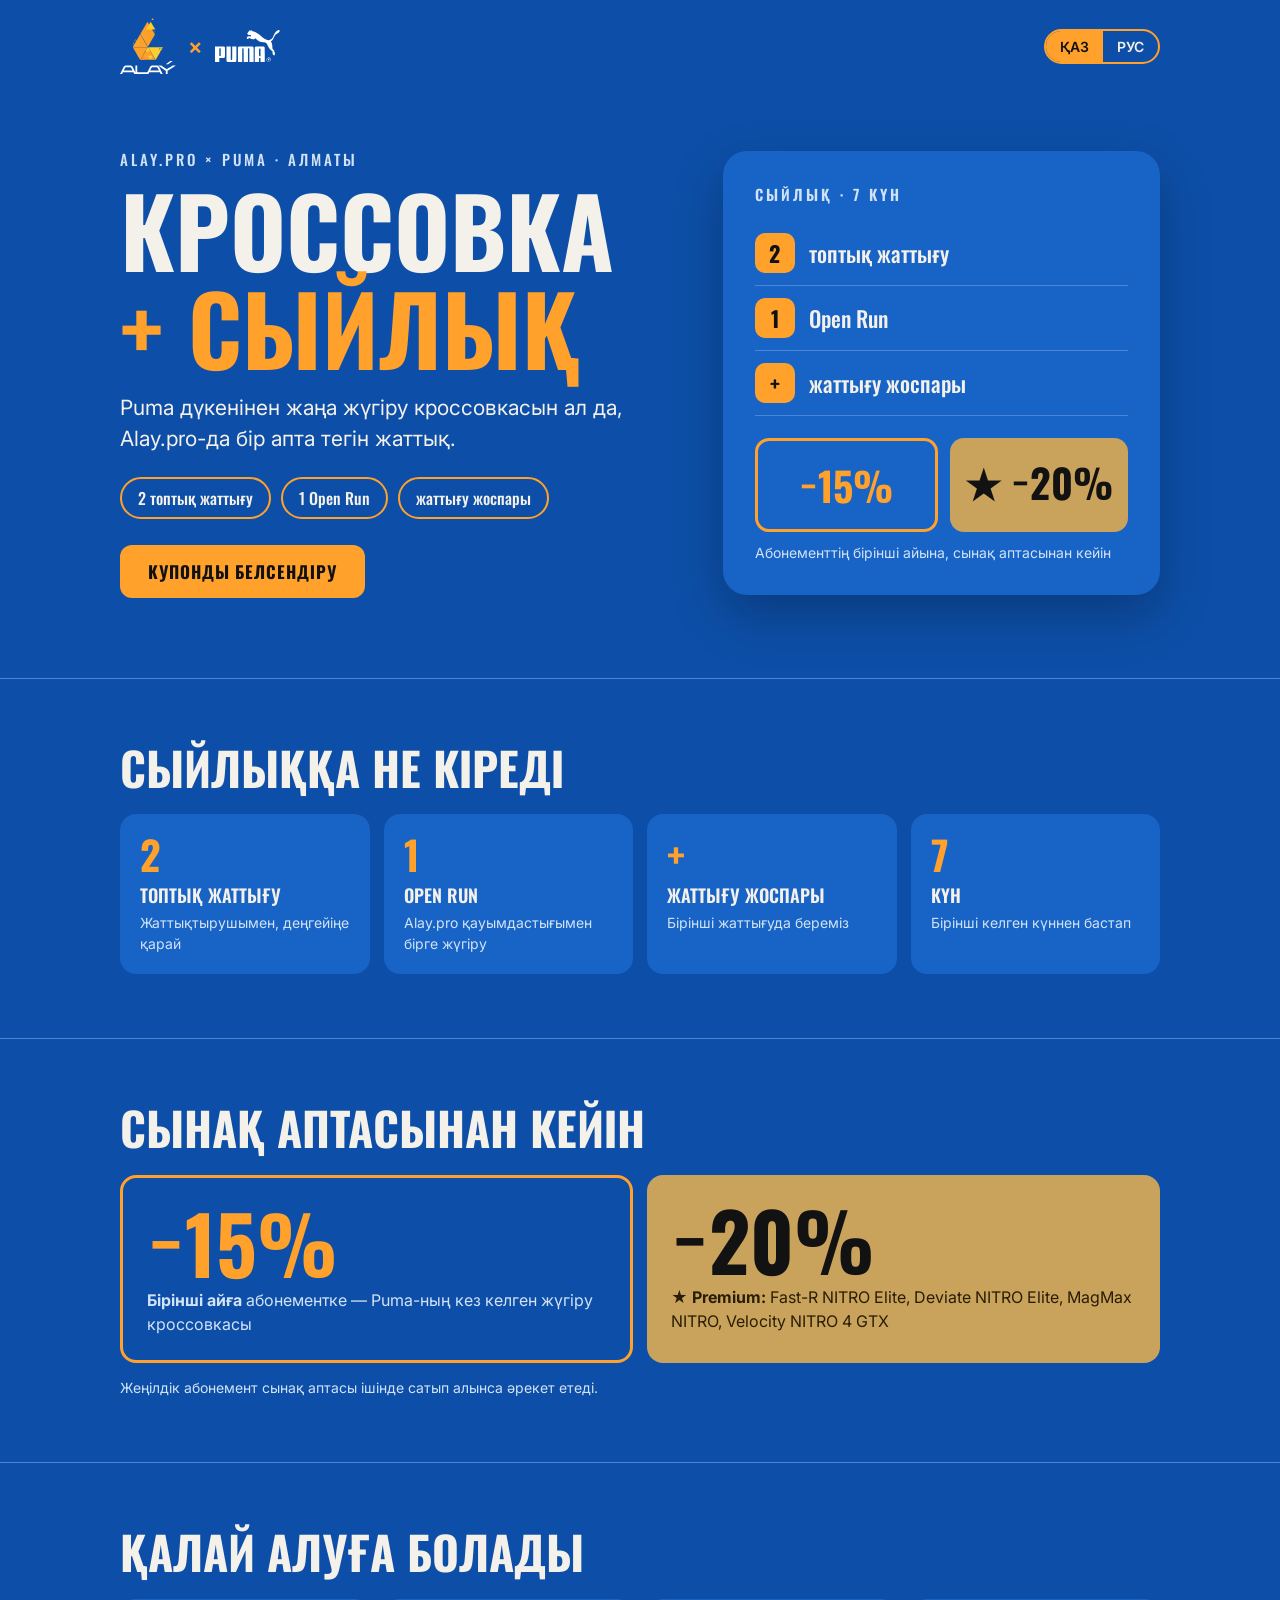
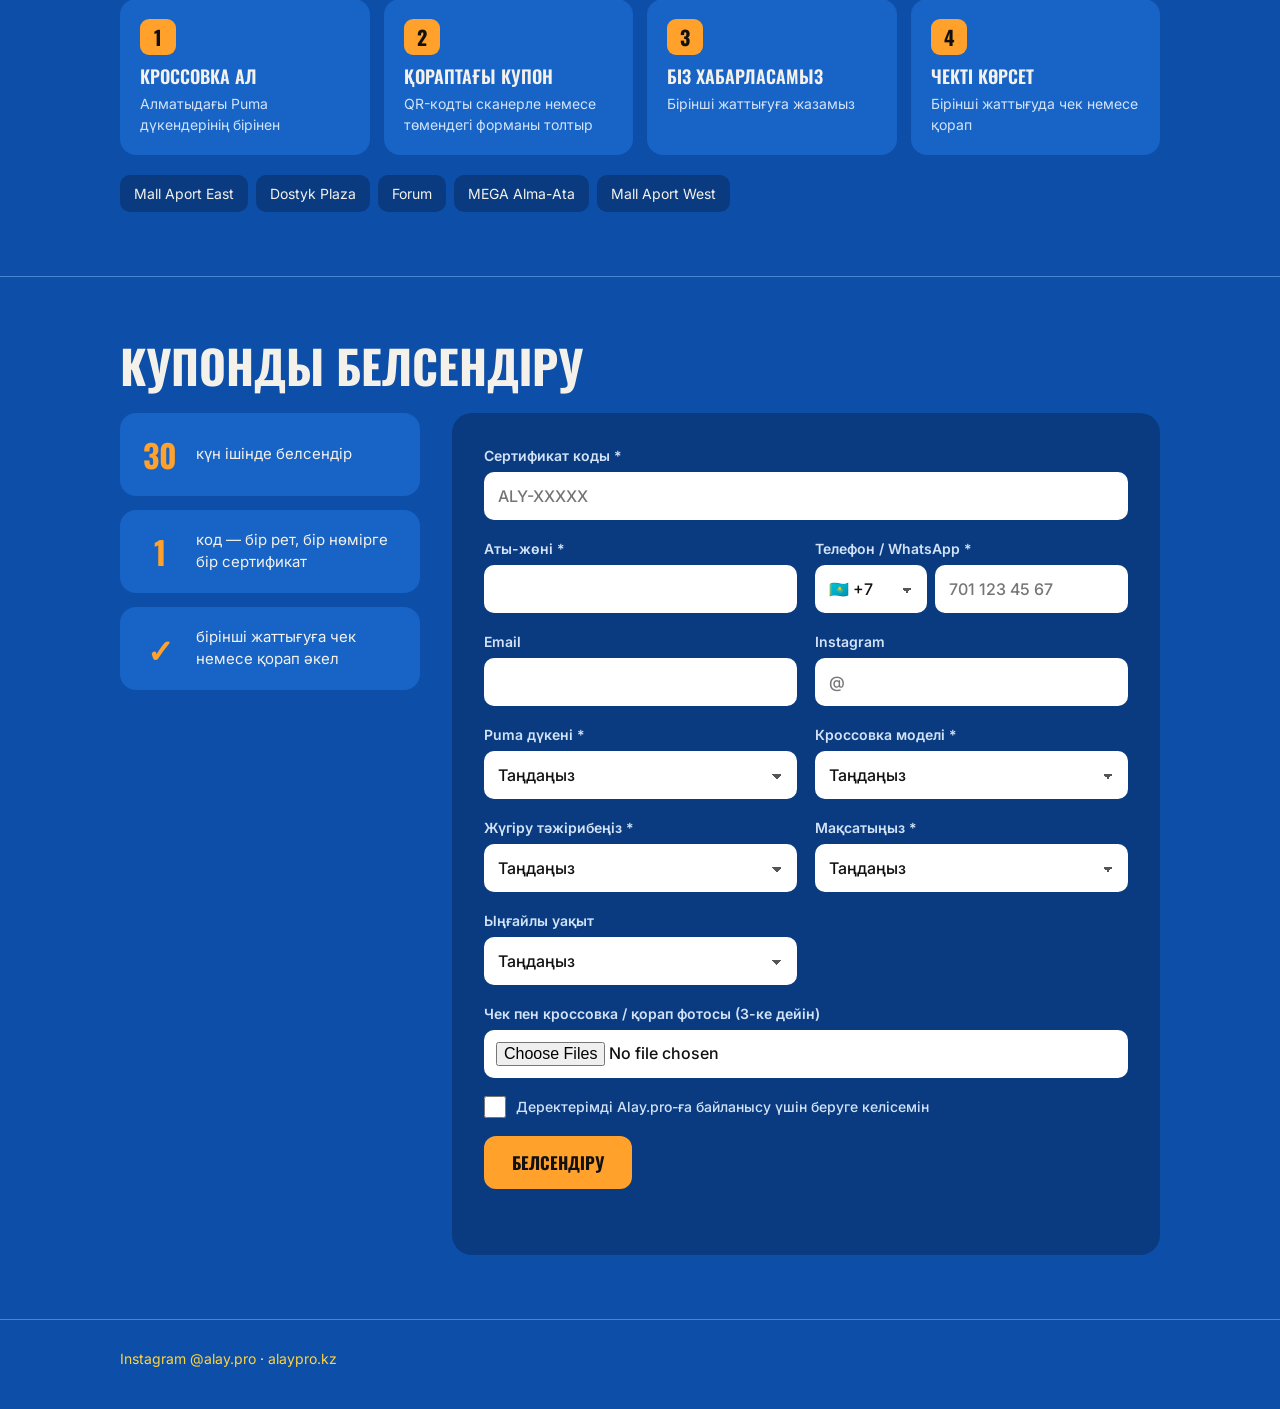
<file: index.html>
<!DOCTYPE html>
<html lang="kk"><head><meta charset="utf-8"><meta name="viewport" content="width=device-width, initial-scale=1">
<title>Alay.pro × Puma — Кроссовка + сыйлық</title>
<meta name="description" content="Купи беговые кроссовки Puma и тренируйся неделю с Alay.pro бесплатно.">
<style>html,body{margin:0;background:#0D4FA8}</style>
</head><body>
<link href="https://fonts.googleapis.com/css2?family=Oswald:wght@500;600;700&family=Inter:wght@400;500;600;700&display=swap" rel="stylesheet">
<style>
#ap{--bg:#0D4FA8;--bg2:#1763C6;--deep:#0A3B80;--line:#4A86D4;--or:#FFA12B;--ye:#FFD23F;--gold:#C9A35B;--lt:#F4F1EA;--mut:#D2E3F7;
 background:var(--bg);color:var(--lt);font-family:Inter,Arial,sans-serif;font-size:16px;line-height:1.5;text-align:left;width:100%;overflow:hidden;-webkit-text-size-adjust:100%}
#ap,#ap *{box-sizing:border-box;letter-spacing:normal}
#ap a{color:var(--ye);text-decoration:none}
#ap .ap-wrap{max-width:1080px;margin:0 auto;padding:0 20px}
#ap .ap-head{display:flex;justify-content:space-between;align-items:center;padding:18px 0;gap:12px}
#ap .ap-lock{display:flex;align-items:center;gap:12px}
#ap .ap-a svg{display:block;height:44px;width:auto}
#ap .ap-p svg{display:block;height:26px;width:auto}
#ap .ap-x{color:var(--or);font-size:22px;font-weight:600}
#ap .ap-lang{display:flex;border:2px solid var(--or);border-radius:40px;overflow:hidden;flex-shrink:0}
#ap .ap-lang button{background:none;border:0;color:var(--lt);font:600 14px Inter,Arial,sans-serif;padding:7px 14px;cursor:pointer;margin:0}
#ap .ap-lang button.on{background:var(--or);color:#111}
#ap .ap-hero{padding:36px 0 56px}
#ap .ap-kicker{font:500 15px Oswald,Arial,sans-serif;letter-spacing:3px;text-transform:uppercase;color:var(--mut);margin-bottom:10px}
#ap .ap-h1{font-family:Oswald,Arial,sans-serif;font-weight:700;text-transform:uppercase;line-height:1.02;font-size:52px}
#ap .ap-h2{font-family:Oswald,Arial,sans-serif;font-weight:700;text-transform:uppercase;line-height:1.08;font-size:32px;margin-bottom:22px}
#ap .or{color:var(--or)}
#ap .ap-lead{font-size:18px;max-width:600px;margin:16px 0 22px}
#ap .ap-chips{display:flex;flex-wrap:wrap;gap:10px;margin-bottom:26px}
#ap .ap-chip{border:2px solid var(--or);border-radius:40px;padding:7px 16px;font:500 16px Oswald,Arial,sans-serif}
#ap .ap-btn{display:inline-block;background:var(--or);color:#111;font:700 17px Oswald,Arial,sans-serif;text-transform:uppercase;letter-spacing:1px;padding:14px 28px;border-radius:12px;border:0;cursor:pointer}
#ap .ap-btn:disabled{opacity:.6;cursor:wait}
#ap .ap-sec{padding:48px 0;border-top:1px solid var(--line)}
#ap .ap-grid,#ap .ap-steps{display:grid;gap:14px;grid-template-columns:1fr 1fr}
#ap .ap-card,#ap .ap-step{background:var(--bg2);border-radius:16px;padding:20px}
#ap .ap-card .num{font:700 40px Oswald,Arial,sans-serif;color:var(--or);line-height:1}
#ap .t{font:600 18px Oswald,Arial,sans-serif;text-transform:uppercase;margin:8px 0 4px}
#ap .s{color:var(--mut);font-size:14px}
#ap .ap-step b{display:inline-flex;width:36px;height:36px;border-radius:9px;background:var(--or);color:#111;font:700 20px Oswald,Arial,sans-serif;align-items:center;justify-content:center}
#ap .ap-tiers{display:grid;gap:14px;grid-template-columns:1fr}
#ap .ap-tier{border-radius:16px;padding:24px}
#ap .ap-tier.base{border:3px solid var(--or)}
#ap .ap-tier.prem{background:var(--gold);color:#121212}
#ap .ap-tier.prem .s{color:#2a1d05}
#ap .ap-tier .pct{font:700 60px Oswald,Arial,sans-serif;line-height:1;margin-bottom:6px}
#ap .ap-tier.base .pct{color:var(--or)}
#ap .ap-tier .s{font-size:16px}
#ap .ap-note{color:var(--mut);font-size:14px;margin-top:14px}
#ap .ap-stores{display:flex;flex-wrap:wrap;gap:8px;margin-top:20px}
#ap .ap-stores span{background:var(--deep);border-radius:10px;padding:8px 14px;font-size:14px}
#ap .ap-f{display:grid;gap:14px;grid-template-columns:1fr;background:var(--deep);border-radius:20px;padding:22px}
#ap .ap-f label{display:flex;flex-direction:column;gap:6px;font-size:14px;font-weight:600;color:var(--mut);margin:0}
#ap .ap-f input,#ap .ap-f select{width:100%;height:48px;border-radius:10px;border:2px solid transparent;background:#fff;color:#111;font:500 16px Inter,Arial,sans-serif;padding:0 12px;margin:0;-webkit-appearance:none;appearance:none}
#ap .ap-f select{background-image:linear-gradient(45deg,transparent 50%,#555 50%),linear-gradient(135deg,#555 50%,transparent 50%);background-position:calc(100% - 18px) 21px,calc(100% - 13px) 21px;background-size:5px 5px;background-repeat:no-repeat;padding-right:30px}
#ap .ap-f input[type=file]{height:auto;padding:10px;background:#fff}
#ap .ap-f input:focus,#ap .ap-f select:focus{outline:none;border-color:var(--or)}
#ap .ap-f .bad{border-color:#FF5A5A}
#ap .ap-phone{display:flex;gap:8px}
#ap .ap-phone select{width:112px;flex-shrink:0}
#ap .ap-check{flex-direction:row!important;align-items:flex-start;gap:10px!important;font-weight:500!important}
#ap .ap-check input{width:22px!important;height:22px!important;flex-shrink:0;-webkit-appearance:checkbox!important;appearance:checkbox!important}
#ap .ap-msg{font-size:16px;font-weight:600;min-height:1em}
#ap .ap-msg.ok{color:#9CF2B5}
#ap .ap-msg.err{color:#FFB4B4}
#ap .ap-foot{padding:28px 0 40px;font-size:14px;border-top:1px solid var(--line)}
#ap [data-l="ru"]{display:none}
#ap.ru [data-l="kk"]{display:none}
#ap.ru span[data-l="ru"],#ap.ru a[data-l="ru"]{display:inline}
#ap.ru div[data-l="ru"]{display:block}
#ap.ru a.ap-btn[data-l="ru"],#ap.ru button span[data-l="ru"]{display:inline-block}
#ap label>span[data-l]{display:none}
#ap:not(.ru) label>span[data-l="kk"],#ap.ru label>span[data-l="ru"]{display:inline}
@media (min-width:760px){
 #ap .ap-h1{font-size:96px}
 #ap .ap-h2{font-size:46px}
 #ap .ap-lead{font-size:21px}
 #ap .ap-hero{padding:56px 0 80px}
 #ap .ap-sec{padding:64px 0}
 #ap .ap-grid,#ap .ap-steps{grid-template-columns:repeat(4,1fr)}
 #ap .ap-tiers{grid-template-columns:1fr 1fr}
 #ap .ap-tier .pct{font-size:80px}
 #ap .ap-f{grid-template-columns:1fr 1fr;padding:32px;gap:18px}
 #ap .ap-f .full{grid-column:1/-1}
 #ap .ap-a svg{height:56px}#ap .ap-p svg{height:32px}
}
#ap [hidden]{display:none!important}
@media (min-width:1400px){
 #ap{font-size:18px}
 #ap .ap-wrap{max-width:1240px}
 #ap .ap-h1{font-size:120px}
 #ap .ap-h2{font-size:56px}
 #ap .ap-lead{font-size:24px}
 #ap .t{font-size:22px}
 #ap .s,#ap .ap-note,#ap .ap-stores span{font-size:16px}
 #ap .ap-card .num{font-size:52px}
 #ap .ap-tier .pct{font-size:96px}
 #ap .ap-tier .s{font-size:18px}
 #ap .ap-chip{font-size:19px}
 #ap .ap-btn{font-size:20px;padding:16px 34px}
 #ap .ap-f label{font-size:16px}
 #ap .ap-f input,#ap .ap-f select{height:54px;font-size:17px}
}
/* layout: mobile first */
#ap{display:flex;flex-direction:column}
#ap>*{order:2}
#ap>.ap-wrap:first-child{order:0}
#ap.has-code #ap-form{order:1}
#ap.has-code .ap-hero{padding-bottom:28px}
#ap .ap-codeok{display:inline-block;background:var(--ye);color:#111;border-radius:10px;padding:8px 14px;font-weight:600;margin-bottom:16px}
#ap .ap-codeok span[data-l]{color:#111}
#ap .ap-hero-card{display:none}
#ap .ap-fside{display:none}
#ap .ap-sticky{position:fixed;left:16px;right:16px;bottom:16px;z-index:9999;display:block;text-align:center;background:var(--or);color:#111;font:700 17px Oswald,Arial,sans-serif;text-transform:uppercase;letter-spacing:1px;padding:15px;border-radius:14px;box-shadow:0 8px 24px rgba(0,0,0,.35);transition:opacity .2s,transform .2s}
#ap .ap-sticky.off{opacity:0;transform:translateY(120%);pointer-events:none}
#ap .ap-foot{padding-bottom:96px}
#ap .ap-f input,#ap .ap-f select{font-size:16px}
@media (max-width:759px){
 #ap .ap-hero .ap-btn{display:none}
 #ap .ap-steps .ap-step,#ap .ap-grid .ap-card{padding:16px}
}
@media (min-width:760px){
 #ap .ap-sticky{display:none}
 #ap .ap-foot{padding-bottom:40px}
}
@media (min-width:1000px){
 #ap .ap-hero{display:grid;grid-template-columns:1.25fr 1fr;gap:56px;align-items:center}
 #ap .ap-hero-card{display:block;background:var(--bg2);border-radius:24px;padding:32px;box-shadow:0 20px 50px rgba(0,0,0,.25)}
 #ap .hc-t{font:600 15px Oswald,Arial,sans-serif;letter-spacing:3px;text-transform:uppercase;color:var(--mut);margin-bottom:16px}
 #ap .hc-row{display:flex;align-items:center;gap:14px;padding:12px 0;border-bottom:1px solid var(--line);font:500 22px Oswald,Arial,sans-serif}
 #ap .hc-row b{width:40px;height:40px;border-radius:10px;background:var(--or);color:#111;display:inline-flex;align-items:center;justify-content:center;font-weight:700}
 #ap .hc-disc{display:flex;gap:12px;margin:22px 0 10px}
 #ap .hc-disc .d{flex:1;text-align:center;border-radius:14px;padding:14px 8px;font:700 40px Oswald,Arial,sans-serif}
 #ap .hc-disc .base{border:3px solid var(--or);color:var(--or)}
 #ap .hc-disc .prem{background:var(--gold);color:#121212}
 #ap .hc-s{color:var(--mut);font-size:14px}
 #ap .ap-fwrap{display:grid;grid-template-columns:300px 1fr;gap:32px;align-items:start}
 #ap .ap-fside{display:flex;flex-direction:column;gap:14px;position:sticky;top:24px}
 #ap .fs-i{background:var(--bg2);border-radius:16px;padding:18px;display:flex;gap:14px;align-items:center;font-size:15px}
 #ap .fs-i b{font:700 32px Oswald,Arial,sans-serif;color:var(--or);min-width:44px;text-align:center}
}
</style>
<div id="ap">
<div class="ap-wrap">
<header class="ap-head">
 <div class="ap-lock"><span class="ap-a"><svg role="img" aria-label="Alay.pro" xmlns="http://www.w3.org/2000/svg" viewBox="0 0 703.007 704.719">
  <g transform="translate(2803 -371)">
    <g transform="translate(-120.38 271.037)">
      <path d="M336.565,0,279.2,40.222H249.37L307.569,0Z" transform="translate(-2356.006 640.893)" fill="#ffffff" fill-rule="evenodd"/>
      <path d="M345.977,109.055l27.975-57.016c4.639-9.557,11.227-18.882,21.039-23.66,6.727-3.271,13.036-3.619,20.32-3.619h42.1c7.307,0,13.616.325,20.366,3.6,9.835,4.778,16.237,14.126,20.877,23.637L529.5,113.741l9,17.374H512.989l-10.531-21.039H370.217l-10.531,21.039H180.727l-10.508-21.039H37.815L27.307,131.115H1.49l10.624-19.206L41.6,52.039c4.639-9.557,11.227-18.882,21.062-23.66,6.7-3.271,13.013-3.619,20.3-3.619h42.1c7.307,0,13.616.325,20.366,3.6,9.858,4.778,16.353,14.126,20.993,23.637l29.529,59.15V24.76H218.4v84.063H337.835ZM608.094,85.627a15.889,15.889,0,0,1-7.33,2.992v42.5H578.379V88.689a20.344,20.344,0,0,1-7.469-2.784h0L481.466,24.76h40.57l2.32,2.807,5.08,3.317c12.364,8.142,24.658,16.446,37.114,24.4,3.5,2.32,16.1,10.485,20.158,11.6h7.144a41.753,41.753,0,0,0,6.1-2.76c4.407-2.2,8.722-4.639,12.99-6.959q17.815-10.195,35.142-21.317,6.4-4.175,12.712-8.211l2.32-2.807H704.5ZM48.787,87.575H159.155L146.489,61.99c-2.876-5.753-6.959-13.106-13.918-14.428a40.13,40.13,0,0,0-7.469-.418H82.955a40.362,40.362,0,0,0-7.469.418c-6.959,1.322-10.995,8.675-13.918,14.428Zm332.378,0h110.3L478.705,61.9c-2.876-5.753-6.959-13.106-13.918-14.428a40.129,40.129,0,0,0-7.469-.418H415.357a40.244,40.244,0,0,0-7.469.418c-6.959,1.322-11,8.675-13.918,14.428Zm0,0" transform="translate(-2684.11 673.567)" fill="#ffffff" fill-rule="evenodd"/>
    </g>
    <path d="M376,318h-.177L341.66,258.811,376,318l0,0Zm-179.294-.918h0L102.252,153.826,191.5,0l94.357,162.631-89.151,154.45Z" transform="translate(-2649 417.037)" fill="#fea128"/>
    <path d="M92.785,0,185.57,160.369H0Z" transform="translate(-2544.617 737.5)" fill="#fea128"/>
    <path d="M92.785,0,185.57,160.369H0Z" transform="translate(-2503.011 657.805) rotate(60)" fill="#fea128"/>
    <path d="M92.785,0,185.57,160.369H0Z" transform="translate(-2493.438 818.513) rotate(-60)" fill="#fecd2f"/>
    <path d="M15.078,0,30.155,26.06H0Z" transform="translate(-2407.76 371)" fill="#fea128"/>
    <g transform="translate(-2253.625 804.597) rotate(180)" fill="none">
      <path d="M30.675,0,61.349,53.018H0Z" stroke="none"/>
      <path d="M 30.67464447021484 5.990497589111328 L 5.201648712158203 50.01789474487305 L 56.14764022827148 50.01789474487305 L 30.67464447021484 5.990497589111328 M 30.67464447021484 -3.814697265625e-06 L 61.34928894042969 53.01789474487305 L 0 53.01789474487305 L 30.67464447021484 -3.814697265625e-06 Z" stroke="none" fill="#0b59a7"/>
    </g>
    <path d="M30.675,0,61.349,53.018H0Z" transform="translate(-2481.987 737.843)" fill="#fecd2f"/>
    <path d="M30.675,0,61.349,53.018H0Z" transform="translate(-2544.617 844.364)" fill="#ff8d2b"/>
    <path d="M30.675,0,61.349,53.018H0Z" transform="translate(-2390.483 897.564) rotate(180)" fill="#fecd2f"/>
    <path d="M57.778,0l57.778,99.863H0Z" transform="translate(-2474.603 417.392)" fill="#fecd28"/>
    <g transform="translate(-2359.048 636.923) rotate(180)" fill="none">
      <path d="M57.778,0l57.778,99.863H0Z" stroke="none"/>
      <path d="M 57.77775955200195 5.990516662597656 L 5.201652526855469 96.86279296875 L 110.3538665771484 96.86279296875 L 57.77775955200195 5.990516662597656 M 57.77775955200195 0 L 115.5555267333984 99.86279296875 L -7.62939453125e-06 99.86279296875 L 57.77775955200195 0 Z" stroke="none" fill="#e58c22"/>
    </g>
    <g transform="translate(-2408.041 607.756)" fill="none">
      <path d="M61.954,0l61.954,107.143H0Z" stroke="none"/>
      <path d="M 61.95410537719727 13.98386383056641 L 12.1336669921875 100.1429061889648 L 111.774528503418 100.1429061889648 L 61.95410537719727 13.98386383056641 M 61.9541015625 -7.62939453125e-06 L 123.9081954956055 107.1429061889648 L -1.52587890625e-05 107.1429061889648 L 61.9541015625 -7.62939453125e-06 Z" stroke="none" fill="#0b59a7"/>
    </g>
    <path d="M93.285,0,186.57,161.369H0Z" transform="translate(-2641.845 574.066)" fill="#fea128"/>
    <g transform="translate(-2642.041 637.756)" fill="none">
      <path d="M35.954,0,71.908,62.143H0Z" stroke="none"/>
      <path d="M 35.95410537719727 5.990512847900391 L 5.201652526855469 59.14289474487305 L 66.70655822753906 59.14289474487305 L 35.95410537719727 5.990512847900391 M 35.95410537719727 3.814697265625e-06 L 71.90821075439453 62.14289474487305 L 0 62.14289474487305 L 35.95410537719727 3.814697265625e-06 Z" stroke="none" fill="#fecd2f"/>
    </g>
  </g>
</svg>
</span><span class="ap-x">×</span><span class="ap-p"><svg role="img" aria-label="Puma" xmlns="http://www.w3.org/2000/svg" viewBox="0 0 800 396" version="1.1">
	<path d="M 780.252 1.972 C 757.255 12.411, 740.935 31.639, 726.968 64.753 C 714.489 94.337, 707.254 105.364, 693.542 115.694 C 683.579 123.200, 676.789 125.517, 665 125.431 C 640.453 125.253, 613.425 111.223, 575.500 78.972 C 528.144 38.701, 497.455 20.552, 468.121 15.472 C 463.380 14.651, 459.050 13.350, 458.500 12.580 C 457.950 11.811, 456.274 9.115, 454.775 6.591 C 451.368 0.853, 449.181 0.721, 445 6 C 441.081 10.948, 439.346 11.007, 435.418 6.329 C 431.566 1.741, 430.182 2.190, 426.083 9.355 C 422.932 14.862, 419.577 18.196, 413 22.355 C 410.814 23.738, 409.389 25.494, 409.203 27.034 C 408.647 31.662, 406.846 34.789, 402.922 37.942 C 397.984 41.911, 397.571 46.011, 401.750 49.577 C 403.262 50.868, 407.583 54.642, 411.351 57.962 C 418.778 64.508, 420.338 64.951, 428.629 62.863 C 433.845 61.550, 439.058 62.685, 443.365 66.072 C 445.491 67.745, 446 68.986, 446 72.501 C 446 78.696, 444.004 80.421, 438.089 79.339 C 429.732 77.811, 413.997 78.334, 408 80.340 C 397.681 83.791, 393 89.130, 393 97.447 C 393 105.434, 402.868 113.505, 410.340 111.630 C 412.350 111.125, 413.229 109.833, 414.680 105.248 C 417.142 97.471, 418.375 97.450, 435.204 104.905 C 463.972 117.649, 480.723 118.348, 492.992 107.317 C 495.633 104.943, 498.293 103, 498.904 103 C 499.515 103, 505.524 108.201, 512.257 114.558 C 539.304 140.092, 556.548 147.346, 597.479 150.407 C 615.659 151.766, 616.448 151.917, 623.435 155.370 C 637.437 162.291, 642.514 168.532, 651.911 190.377 C 663.771 217.947, 680.015 239.461, 701.488 256.038 L 711.747 263.957 712.229 278.228 C 712.739 293.345, 714.247 299.357, 719.212 306.073 C 722.277 310.218, 730.765 314.218, 735.646 313.817 L 739.500 313.500 740.082 303 C 740.402 297.225, 741.257 290.839, 741.982 288.808 C 743.254 285.245, 743.158 284.880, 739.231 278.308 C 734.585 270.534, 733.014 265.573, 733.006 258.650 C 733 253.389, 732.624 252.898, 721.339 243.367 C 712.465 235.872, 710.701 230.741, 709.890 210.070 C 709.088 189.615, 707.174 176.687, 703.032 163.759 C 700.256 155.092, 695.609 146.113, 693.098 144.560 C 690.760 143.116, 692.262 140.357, 697.216 137 C 700.056 135.075, 705.205 130.677, 708.658 127.226 C 715.117 120.772, 717.032 117.410, 728.721 92 C 743.197 60.532, 750.830 52.028, 775.764 39.589 C 788.052 33.458, 794.084 28.716, 797.091 22.821 C 804.786 7.737, 794.798 -4.630, 780.252 1.972 M -0 299.017 L -0 395.033 26.250 394.767 L 52.500 394.500 53 370.500 L 53.500 346.500 83.679 346 C 127.886 345.268, 123.422 352.987, 123.771 276.677 L 124.042 217.500 121.771 213.059 C 119.100 207.835, 115.829 205.211, 110.423 203.957 C 108.265 203.457, 82.538 203.037, 53.250 203.024 L 0 203 -0 299.017 M 142 293.114 C 142 383.047, 142.004 383.235, 144.118 386.996 C 145.283 389.069, 147.953 391.729, 150.051 392.909 C 153.833 395.034, 154.324 395.051, 204.684 394.777 C 255.435 394.500, 255.504 394.497, 258.627 392.270 C 265.338 387.482, 265 392.745, 265 293.099 L 265 203 239 203 L 213 203 213 283.453 C 213 341.486, 212.683 364.602, 211.861 366.405 C 209.139 372.380, 201.442 372.921, 197.131 367.440 L 195 364.730 195 283.865 L 195 203 168.500 203 L 142 203 142 293.114 M 297.123 204.002 C 292.526 205.087, 288.933 207.931, 286.266 212.594 L 284.033 216.500 284.016 305.767 L 284 395.033 310.250 394.767 L 336.500 394.500 337 312.903 C 337.399 247.741, 337.763 230.989, 338.808 229.731 C 340.832 227.293, 345.096 226.219, 348.821 227.210 C 355.189 228.905, 355 226.226, 355 314.968 L 355 395 381.500 395 L 408 395 408.032 313.250 C 408.065 226.809, 407.909 229.707, 412.684 227.163 C 416.045 225.373, 418.562 225.761, 421.917 228.584 L 424.988 231.168 425.244 312.834 L 425.500 394.500 451.750 394.767 L 478 395.033 478 305.164 L 478 215.296 475.750 211.990 C 472.758 207.594, 469.189 205.063, 464.423 203.957 C 459.608 202.841, 301.863 202.883, 297.123 204.002 M 501.240 207.110 C 498.897 208.270, 495.972 210.632, 494.740 212.359 L 492.500 215.500 492.234 305.750 L 491.969 396 518.484 396 L 545 396 545 372 L 545 348 554 348 L 563 348 563 372 L 563 396 589.500 396 L 616 396 616 307.968 C 616 213.859, 616.113 216.165, 611.212 210.645 C 606.316 205.131, 605.435 205.046, 553.500 205.023 C 506.668 205.002, 505.396 205.053, 501.240 207.110 M 53.458 227.250 C 53.195 227.938, 53.096 249.650, 53.239 275.500 L 53.500 322.500 59.276 322.801 C 64.544 323.075, 65.314 322.839, 68.026 320.128 L 71 317.154 71 274.500 L 71 231.846 68.077 228.923 C 65.541 226.387, 64.411 226, 59.546 226 C 55.981 226, 53.763 226.456, 53.458 227.250 M 549.856 229.476 C 548.402 230.288, 546.714 232.381, 546.106 234.126 C 544.841 237.756, 544.502 323.595, 545.750 324.313 C 546.163 324.551, 550.212 324.519, 554.750 324.244 L 563 323.743 563 278.927 L 563 234.112 560.750 231.555 C 557.964 228.389, 553.372 227.512, 549.856 229.476 M 659.147 342.078 C 642.754 345.291, 633.488 362.769, 640.358 377.521 C 649.559 397.279, 676.223 398.704, 686.413 379.982 C 693.655 366.676, 688.877 350.875, 675.730 344.652 C 669.379 341.646, 664.898 340.951, 659.147 342.078 M 659.340 345.936 C 639.411 350.820, 636.023 377.126, 654.079 386.788 C 660.513 390.231, 670.163 389.653, 676.207 385.464 C 681.188 382.011, 686 373.521, 686 368.187 C 686 354.027, 672.455 342.722, 659.340 345.936 M 656 368 L 656 379 658.500 379 C 660.796 379, 661 378.633, 661 374.500 C 661 371.473, 661.426 370, 662.301 370 C 663.016 370, 664.585 372.025, 665.788 374.500 C 667.517 378.060, 668.499 379, 670.487 379 C 673.543 379, 673.553 378.857, 670.812 374.095 L 668.624 370.293 670.830 367.489 C 673.180 364.501, 673.001 361.910, 670.227 358.750 C 669.066 357.429, 667.136 357, 662.345 357 L 656 357 656 368 M 661 364 C 661 367.359, 663.216 368.025, 666.471 365.645 C 669.165 363.675, 667.760 361, 664.031 361 C 661.330 361, 661 361.326, 661 364" stroke="none" fill="#FFFFFF" fill-rule="evenodd"/>
</svg></span></div>
 <div class="ap-lang"><button type="button" id="ap-b-kk" class="on" onclick="apLang('kk')">ҚАЗ</button><button type="button" id="ap-b-ru" onclick="apLang('ru')">РУС</button></div>
</header>

<div class="ap-hero"><div class="ap-hero-main">
 <div class="ap-codeok" id="ap-codeok" hidden><span data-l="kk">Купон коды</span><span data-l="ru">Код купона</span> <b id="ap-codeval"></b> ✓</div>
 <div class="ap-kicker">Alay.pro × Puma · Алматы</div>
 <div class="ap-h1" data-l="kk">Кроссовка<br><span class="or">+ сыйлық</span></div>
 <div class="ap-h1" data-l="ru">Кроссовки<br><span class="or">+ подарок</span></div>
 <div class="ap-lead" data-l="kk">Puma дүкенінен жаңа жүгіру кроссовкасын ал да, Alay.pro-да бір апта тегін жаттық.</div>
 <div class="ap-lead" data-l="ru">Купи новые беговые кроссовки в Puma и тренируйся неделю с Alay.pro бесплатно.</div>
 <div class="ap-chips">
  <span class="ap-chip" data-l="kk">2 топтық жаттығу</span><span class="ap-chip" data-l="ru">2 групповые тренировки</span>
  <span class="ap-chip">1 Open Run</span>
  <span class="ap-chip" data-l="kk">жаттығу жоспары</span><span class="ap-chip" data-l="ru">план тренировок</span>
 </div>
 <a class="ap-btn" href="#ap-form" data-l="kk">Купонды белсендіру</a><a class="ap-btn" href="#ap-form" data-l="ru">Активировать купон</a>
</div>
 <div class="ap-hero-card">
  <div class="hc-t" data-l="kk">Сыйлық · 7 күн</div><div class="hc-t" data-l="ru">Подарок · 7 дней</div>
  <div class="hc-row"><b>2</b><span data-l="kk">топтық жаттығу</span><span data-l="ru">групповые тренировки</span></div>
  <div class="hc-row"><b>1</b><span>Open Run</span></div>
  <div class="hc-row"><b>+</b><span data-l="kk">жаттығу жоспары</span><span data-l="ru">план тренировок</span></div>
  <div class="hc-disc"><div class="d base">−15%</div><div class="d prem">★ −20%</div></div>
  <div class="hc-s" data-l="kk">Абонементтің бірінші айына, сынақ аптасынан кейін</div><div class="hc-s" data-l="ru">На первый месяц абонемента после пробной недели</div>
 </div>
</div>
</div>

<div class="ap-sec"><div class="ap-wrap">
 <div class="ap-h2" data-l="kk">Сыйлыққа не кіреді</div><div class="ap-h2" data-l="ru">Что входит в подарок</div>
 <div class="ap-grid">
  <div class="ap-card"><div class="num">2</div><div class="t" data-l="kk">Топтық жаттығу</div><div class="t" data-l="ru">Групповые тренировки</div><div class="s" data-l="kk">Жаттықтырушымен, деңгейіңе қарай</div><div class="s" data-l="ru">С тренером, под твой уровень</div></div>
  <div class="ap-card"><div class="num">1</div><div class="t">Open Run</div><div class="s" data-l="kk">Alay.pro қауымдастығымен бірге жүгіру</div><div class="s" data-l="ru">Пробежка вместе с сообществом Alay.pro</div></div>
  <div class="ap-card"><div class="num">+</div><div class="t" data-l="kk">Жаттығу жоспары</div><div class="t" data-l="ru">План тренировок</div><div class="s" data-l="kk">Бірінші жаттығуда береміз</div><div class="s" data-l="ru">Выдаём на первой тренировке</div></div>
  <div class="ap-card"><div class="num">7</div><div class="t" data-l="kk">Күн</div><div class="t" data-l="ru">Дней</div><div class="s" data-l="kk">Бірінші келген күннен бастап</div><div class="s" data-l="ru">С первого визита</div></div>
 </div>
</div></div>

<div class="ap-sec"><div class="ap-wrap">
 <div class="ap-h2" data-l="kk">Сынақ аптасынан кейін</div><div class="ap-h2" data-l="ru">После пробной недели</div>
 <div class="ap-tiers">
  <div class="ap-tier base"><div class="pct">−15%</div><div class="s" data-l="kk"><b>Бірінші айға</b> абонементке — Puma-ның кез келген жүгіру кроссовкасы</div><div class="s" data-l="ru"><b>На первый месяц</b> абонемента — любые беговые кроссовки Puma</div></div>
  <div class="ap-tier prem"><div class="pct">−20%</div><div class="s"><b>★ Premium:</b> Fast-R NITRO Elite, Deviate NITRO Elite, MagMax NITRO, Velocity NITRO 4 GTX</div></div>
 </div>
 <div class="ap-note" data-l="kk">Жеңілдік абонемент сынақ аптасы ішінде сатып алынса әрекет етеді.</div>
 <div class="ap-note" data-l="ru">Скидка действует, если абонемент куплен в течение пробной недели.</div>
</div></div>

<div class="ap-sec"><div class="ap-wrap">
 <div class="ap-h2" data-l="kk">Қалай алуға болады</div><div class="ap-h2" data-l="ru">Как получить</div>
 <div class="ap-steps">
  <div class="ap-step"><b>1</b><div class="t" data-l="kk">Кроссовка ал</div><div class="t" data-l="ru">Купи кроссовки</div><div class="s" data-l="kk">Алматыдағы Puma дүкендерінің бірінен</div><div class="s" data-l="ru">В одном из магазинов Puma в Алматы</div></div>
  <div class="ap-step"><b>2</b><div class="t" data-l="kk">Қораптағы купон</div><div class="t" data-l="ru">Купон в коробке</div><div class="s" data-l="kk">QR-кодты сканерле немесе төмендегі форманы толтыр</div><div class="s" data-l="ru">Отсканируй QR или заполни форму ниже</div></div>
  <div class="ap-step"><b>3</b><div class="t" data-l="kk">Біз хабарласамыз</div><div class="t" data-l="ru">Мы свяжемся</div><div class="s" data-l="kk">Бірінші жаттығуға жазамыз</div><div class="s" data-l="ru">И запишем на первую тренировку</div></div>
  <div class="ap-step"><b>4</b><div class="t" data-l="kk">Чекті көрсет</div><div class="t" data-l="ru">Покажи чек</div><div class="s" data-l="kk">Бірінші жаттығуда чек немесе қорап</div><div class="s" data-l="ru">Чек или коробку на первой тренировке</div></div>
 </div>
 <div class="ap-stores"><span>Mall Aport East</span><span>Dostyk Plaza</span><span>Forum</span><span>MEGA Alma-Ata</span><span>Mall Aport West</span></div>
</div></div>

<div class="ap-sec" id="ap-form"><div class="ap-wrap">
 <div class="ap-h2" data-l="kk">Купонды белсендіру</div><div class="ap-h2" data-l="ru">Активировать купон</div>
 <div class="ap-fwrap">
 <div class="ap-fside">
  <div class="fs-i"><b>30</b><span data-l="kk">күн ішінде белсендір</span><span data-l="ru">дней на активацию</span></div>
  <div class="fs-i"><b>1</b><span data-l="kk">код — бір рет, бір нөмірге бір сертификат</span><span data-l="ru">код — один раз, один сертификат на номер</span></div>
  <div class="fs-i"><b>✓</b><span data-l="kk">бірінші жаттығуға чек немесе қорап әкел</span><span data-l="ru">чек или коробку — на первую тренировку</span></div>
 </div>
 <form class="ap-f" id="ap-f" novalidate>
  <label class="full"><span data-l="kk">Сертификат коды *</span><span data-l="ru">Код сертификата *</span>
   <input name="code" id="ap-code" required placeholder="ALY-XXXXX" autocomplete="off"></label>
  <label><span data-l="kk">Аты-жөні *</span><span data-l="ru">Имя и фамилия *</span><input name="name" required autocomplete="name"></label>
  <label><span data-l="kk">Телефон / WhatsApp *</span><span data-l="ru">Телефон / WhatsApp *</span>
   <span class="ap-phone"><select name="cc">
    <option value="+7">🇰🇿 +7</option><option value="+7 RU">🇷🇺 +7</option><option value="+996">🇰🇬 +996</option><option value="+998">🇺🇿 +998</option><option value="+992">🇹🇯 +992</option><option value="+993">🇹🇲 +993</option><option value="+994">🇦🇿 +994</option><option value="+374">🇦🇲 +374</option><option value="+995">🇬🇪 +995</option><option value="+375">🇧🇾 +375</option><option value="+380">🇺🇦 +380</option><option value="+86">🇨🇳 +86</option><option value="+90">🇹🇷 +90</option><option value="+82">🇰🇷 +82</option><option value="+49">🇩🇪 +49</option><option value="+44">🇬🇧 +44</option><option value="+1">🇺🇸 +1</option><option value="+971">🇦🇪 +971</option>
   </select><input name="phone" required inputmode="tel" placeholder="701 123 45 67" autocomplete="tel-national"></span></label>
  <label><span>Email</span><input name="email" type="email" autocomplete="email"></label>
  <label><span>Instagram</span><input name="instagram" placeholder="@"></label>
  <label><span data-l="kk">Puma дүкені *</span><span data-l="ru">Магазин Puma *</span><select name="store" required>
   <option value="" data-kk="Таңдаңыз" data-ru="Выберите">Таңдаңыз</option><option>Mall Aport East</option><option>Dostyk Plaza</option><option>Forum</option><option>MEGA Alma-Ata</option><option>Mall Aport West</option></select></label>
  <label><span data-l="kk">Кроссовка моделі *</span><span data-l="ru">Модель кроссовок *</span><select name="model" id="ap-model" required>
   <option value="" data-kk="Таңдаңыз" data-ru="Выберите">Таңдаңыз</option>
   <optgroup label="★ Premium −20%"><option>Fast-R NITRO Elite 3 ★</option><option>Fast-R NITRO Elite 2 ★</option><option>Fast-RB NITRO Elite 2 ★</option><option>Deviate NITRO Elite 4 ★</option><option>Deviate NITRO Elite 3 ★</option><option>Deviate NITRO Elite Trail ★</option><option>MagMax NITRO 2 ★</option><option>MagMax NITRO ★</option><option>Velocity NITRO 4 GTX ★</option></optgroup>
   <optgroup label="Base −15%"><option>Deviate NITRO 4</option><option>Deviate NITRO 3</option><option>Deviate Pure NITRO</option><option>Velocity NITRO 4</option><option>Velocity NITRO 3</option><option>ForeverRun NITRO 2</option><option>ForeverRun NITRO</option><option>Electrify NITRO 4</option><option>Electrify NITRO 3</option></optgroup>
   <option value="other" data-kk="Басқа модель" data-ru="Другая модель">Басқа модель</option></select></label>
  <label class="full" id="ap-other" hidden><span data-l="kk">Модельді жазыңыз</span><span data-l="ru">Укажите модель</span><input name="model_other"></label>
  <label><span data-l="kk">Жүгіру тәжірибеңіз *</span><span data-l="ru">Ваш беговой опыт *</span><select name="level" required>
   <option value="" data-kk="Таңдаңыз" data-ru="Выберите">Таңдаңыз</option>
   <option value="Новичок" data-kk="Жаңадан бастаймын" data-ru="Только начинаю">Жаңадан бастаймын</option>
   <option value="До 1 года" data-kk="1 жылға дейін" data-ru="До 1 года">1 жылға дейін</option>
   <option value="1–3 года" data-kk="1–3 жыл" data-ru="1–3 года">1–3 жыл</option>
   <option value="Больше 3 лет" data-kk="3 жылдан көп" data-ru="Больше 3 лет">3 жылдан көп</option></select></label>
  <label><span data-l="kk">Мақсатыңыз *</span><span data-l="ru">Ваша цель *</span><select name="goal" required>
   <option value="" data-kk="Таңдаңыз" data-ru="Выберите">Таңдаңыз</option>
   <option value="Начать бегать" data-kk="Жүгіруді бастау" data-ru="Начать бегать">Жүгіруді бастау</option>
   <option value="5–10 км" data-kk="5–10 км" data-ru="5–10 км">5–10 км</option>
   <option value="Полумарафон" data-kk="Жартылай марафон" data-ru="Полумарафон">Жартылай марафон</option>
   <option value="Марафон" data-kk="Марафон" data-ru="Марафон">Марафон</option>
   <option value="Здоровье и форма" data-kk="Денсаулық пен пішін" data-ru="Здоровье и форма">Денсаулық пен пішін</option>
   <option value="Скорость" data-kk="Жылдамдық" data-ru="Скорость">Жылдамдық</option></select></label>
  <label><span data-l="kk">Ыңғайлы уақыт</span><span data-l="ru">Удобное время</span><select name="time">
   <option value="" data-kk="Таңдаңыз" data-ru="Выберите">Таңдаңыз</option>
   <option value="Утро" data-kk="Таңертең" data-ru="Утро">Таңертең</option>
   <option value="Вечер" data-kk="Кешке" data-ru="Вечер">Кешке</option>
   <option value="Выходные" data-kk="Демалыс күндері" data-ru="Выходные">Демалыс күндері</option></select></label>
  <label class="full"><span data-l="kk">Чек пен кроссовка / қорап фотосы (3-ке дейін)</span><span data-l="ru">Фото чека и кроссовок / коробки (до 3)</span>
   <input type="file" name="photos" id="ap-photos" accept="image/*" multiple></label>
  <label class="full ap-check"><input type="checkbox" name="consent" required><span data-l="kk">Деректерімді Alay.pro-ға байланысу үшін беруге келісемін</span><span data-l="ru">Согласен передать данные Alay.pro для связи со мной</span></label>
  <div class="full"><button class="ap-btn" type="submit" id="ap-send"><span data-l="kk">Белсендіру</span><span data-l="ru">Активировать</span></button></div>
  <div class="full ap-msg" id="ap-msg"></div>
 </form>
 </div>
</div></div>

<a class="ap-sticky" id="ap-sticky" href="#ap-form"><span data-l="kk">Купонды белсендіру</span><span data-l="ru">Активировать купон</span></a>
<div class="ap-foot"><div class="ap-wrap"><a href="https://www.instagram.com/alay.pro/">Instagram @alay.pro</a> · <a href="https://alaypro.kz">alaypro.kz</a></div></div>
</div>

<script>
(function(){
// Адрес веб-приложения Google Apps Script (Развернуть → Веб-приложение → URL, заканчивается на /exec)
var API='https://script.google.com/macros/s/AKfycbweNDn1C9kOOg6uhz_-3-oJG-jlRTU31bT6orZKkr4nMSpm0gSB5RGPijp4bcAqdzM/exec';
var root=document.getElementById('ap'), f=document.getElementById('ap-f'), msg=document.getElementById('ap-msg'), btn=document.getElementById('ap-send');
var L='kk';
var T={
 kk:{need:'Белгіленген өрістерді толтырыңыз',send:'Жіберілуде…',ok:'Дайын! Купон белсендірілді. Alay.pro командасы жақын арада хабарласады.',code:'Мұндай код табылмады. Купондағы кодты тексеріңіз.',used:'Бұл код бұрын белсендірілген.',phone:'Бұл нөмірге сертификат бұрын берілген.',server:'Қате шықты. Кейінірек қайталап көріңіз немесе @alay.pro-ға жазыңыз.',noapi:'Форма әлі қосылмаған.'},
 ru:{need:'Заполните отмеченные поля',send:'Отправляем…',ok:'Готово! Купон активирован. Команда Alay.pro скоро свяжется с вами.',code:'Такой код не найден. Проверьте код на купоне.',used:'Этот код уже активирован.',phone:'На этот номер сертификат уже выдан.',server:'Что-то пошло не так. Попробуйте позже или напишите в @alay.pro.',noapi:'Форма ещё не подключена.'}
};
window.apLang=function(l){
 L=l==='ru'?'ru':'kk'; root.classList.toggle('ru',L==='ru');
 document.getElementById('ap-b-kk').classList.toggle('on',L==='kk');
 document.getElementById('ap-b-ru').classList.toggle('on',L==='ru');
 root.querySelectorAll('option[data-kk]').forEach(function(o){o.textContent=o.getAttribute('data-'+L);});
};
var q=new URLSearchParams(location.search);
var c=q.get('code')||q.get('q5_textbox3');
if(c){document.getElementById('ap-code').value=c; root.classList.add('has-code');
 document.getElementById('ap-codeval').textContent=c; document.getElementById('ap-codeok').hidden=false;}
var st=document.getElementById('ap-sticky');
if('IntersectionObserver' in window){var io=new IntersectionObserver(function(es){es.forEach(function(e){st.classList.toggle('off',e.isIntersecting);});},{threshold:0.05});io.observe(document.getElementById('ap-form'));}
apLang(q.get('lang')==='ru'?'ru':'kk');
var model=document.getElementById('ap-model'), other=document.getElementById('ap-other');
model.addEventListener('change',function(){other.hidden=model.value!=='other';});

function shrink(file){return new Promise(function(res,rej){
 var r=new FileReader(); r.onerror=rej; r.onload=function(){
  var img=new Image(); img.onerror=rej; img.onload=function(){
   var m=1600,s=Math.min(1,m/Math.max(img.width,img.height)),cv=document.createElement('canvas');
   cv.width=Math.round(img.width*s); cv.height=Math.round(img.height*s);
   cv.getContext('2d').drawImage(img,0,0,cv.width,cv.height);
   res({name:file.name.replace(/\.[^.]+$/,'')+'.jpg',data:cv.toDataURL('image/jpeg',0.82).split(',')[1]});
  }; img.src=r.result;}; r.readAsDataURL(file);});}

function say(t,cls){msg.textContent=t;msg.className='full ap-msg '+(cls||'');}

f.addEventListener('submit',function(e){
 e.preventDefault();
 var bad=false;
 f.querySelectorAll('[required]').forEach(function(el){
  var ok=el.type==='checkbox'?el.checked:String(el.value).trim()!=='';
  el.classList.toggle('bad',!ok); if(!ok) bad=true;});
 if(bad){say(T[L].need,'err');return;}
 if(!API||API.indexOf('{{')===0){say(T[L].noapi,'err');return;}
 var d={}; new FormData(f).forEach(function(v,k){if(k!=='photos') d[k]=v;});
 d.phone=(d.cc||'').replace(' RU','')+' '+String(d.phone).replace(/[^\d]/g,'');
 d.country=d.cc; delete d.cc;
 d.lang=L; d.utm_source=q.get('utm_source')||'alaypro_site'; d.utm_campaign=q.get('utm_campaign')||'alay_puma_2026';
 btn.disabled=true; say(T[L].send);
 var files=Array.prototype.slice.call(document.getElementById('ap-photos').files,0,3);
 Promise.all(files.map(shrink)).then(function(ph){
  d.photos=ph;
  return fetch(API,{method:'POST',body:JSON.stringify(d)});
 }).then(function(r){return r.json();}).then(function(r){
  if(r.ok){say(T[L].ok,'ok'); f.reset(); apLang(L); other.hidden=true;}
  else say(T[L][r.err]||T[L].server,'err');
 }).catch(function(){say(T[L].server,'err');}).then(function(){btn.disabled=false;});
});
})();
</script>
</body></html>
</file>
